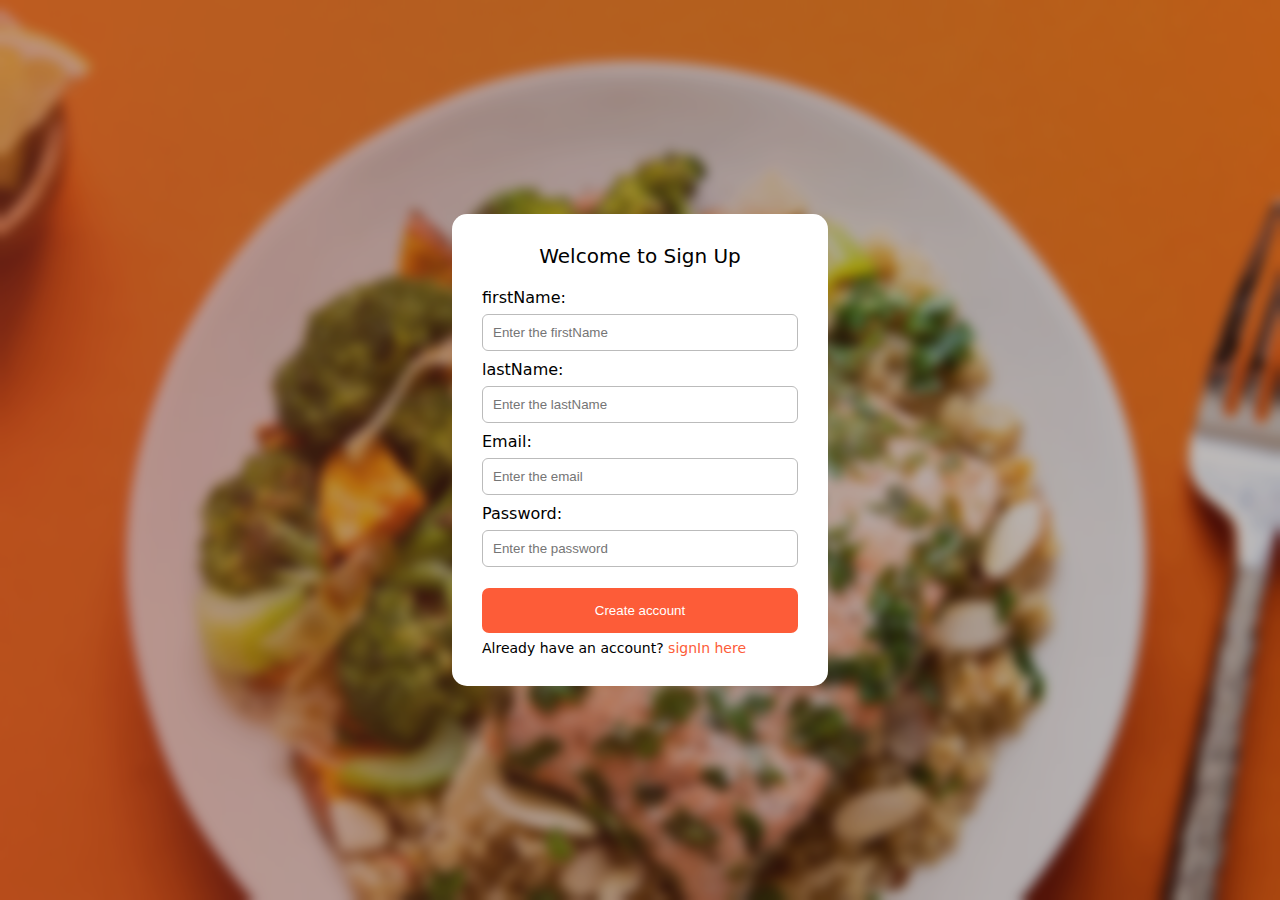
<file: sign-page.html>
<!DOCTYPE html>
<html lang="en">

<head>
  <meta charset="UTF-8" />
  <meta name="viewport" content="width=device-width, initial-scale=1.0" />
  <link rel="stylesheet" href="src/css/sign-page.css" />
  <title>SignUp Page</title>
</head>

<body>
  <main class="section-sign-page overlay">
    <section>
      <div id="signUp-page">
        <form action="" class="form-signUp">
          <div class="logo-form">
            <h3>Welcome to Sign Up</h3>
          </div>
          <div class="inputs-form">
            <div class="firstName-input">
              <label for="firstName">firstName:</label>
              <input id="firstName" class="firstName" type="text" placeholder="Enter the firstName" name="firstName"
                autocomplete="given-name" />
            </div>
            <div class="lastName-input">
              <label for="lastName">lastName:</label>
              <input id="lastName" class="lastName" type="text" placeholder="Enter the lastName" name="lastName"
                autocomplete="family-name"
                class="rounded-[8px] text-[#4e4d4d] border-[1px] border-[#9b9b9b78] border-solid py-[4px] px-[5px] text-[15px]" />
            </div>
            <div class="email-input">
              <label for="email">Email:</label>
              <input id="email" class="email" type="text" placeholder="Enter the email" name="email"
                autocomplete="email" />
            </div>
            <div class="password-input">
              <label for="password">Password:</label>
              <input id="password" class="password" type="password" placeholder="Enter the password" name="password"
                autocomplete="new-password" />
            </div>
          </div>
          <button type="submit" class="submit">Create account</button>
          <p class="message-form">
            Already have an account?
            <span class="message-signIn">signIn here</span>
          </p>
        </form>
      </div>

      <div id="signIn-page">
        <form action="" class="form-signIn">
          <div class="logo-form">
            <h3>Welcome to Sign In</h3>
          </div>
          <div class="inputs-form">
            <div class="email-input">
              <label for="email-signIn">Email:</label>
              <input id="email-signIn" class="email-signIn" type="text" placeholder="Enter the email" name="email"
                autocomplete="email" />
            </div>
            <div class="password-input">
              <label for="email-signIn">Password:</label>
              <input id="password-signIn" class="password-signIn" type="password" placeholder="Enter the password"
                name="password" autocomplete="new-password" />
            </div>
          </div>
          <button type="submit" class="submit">Sign In</button>
          <p class="message-form">
            Don’t have an account?
            <span class="message-signUp">Sign up here</span>
          </p>

        </form>
      </div>
    </section>


  </main>

  <div class="warning-message">
    <p>Please fill in all fields</p>
  </div>

  <script type="module" src="./src/validation/sign-page.js"></script>
</body>

</html>
</file>
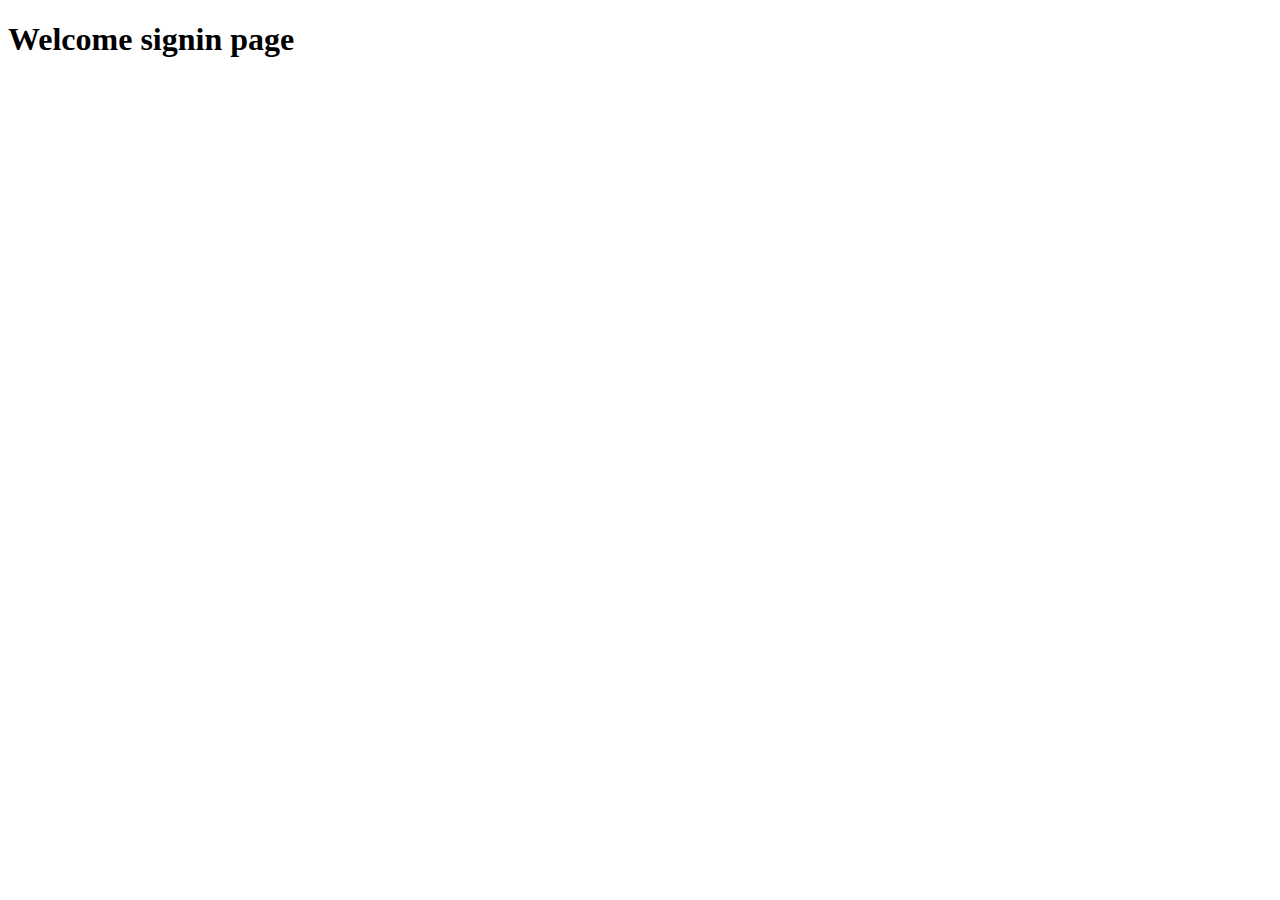
<file: signIn-page.html>
<!DOCTYPE html>
<html lang="en">
  <head>
    <meta charset="UTF-8" />
    <meta name="viewport" content="width=device-width, initial-scale=1.0" />
    <title>signIn page</title>
  </head>
  <body>
    <h1>Welcome signin page</h1>
  </body>
</html>
</file>
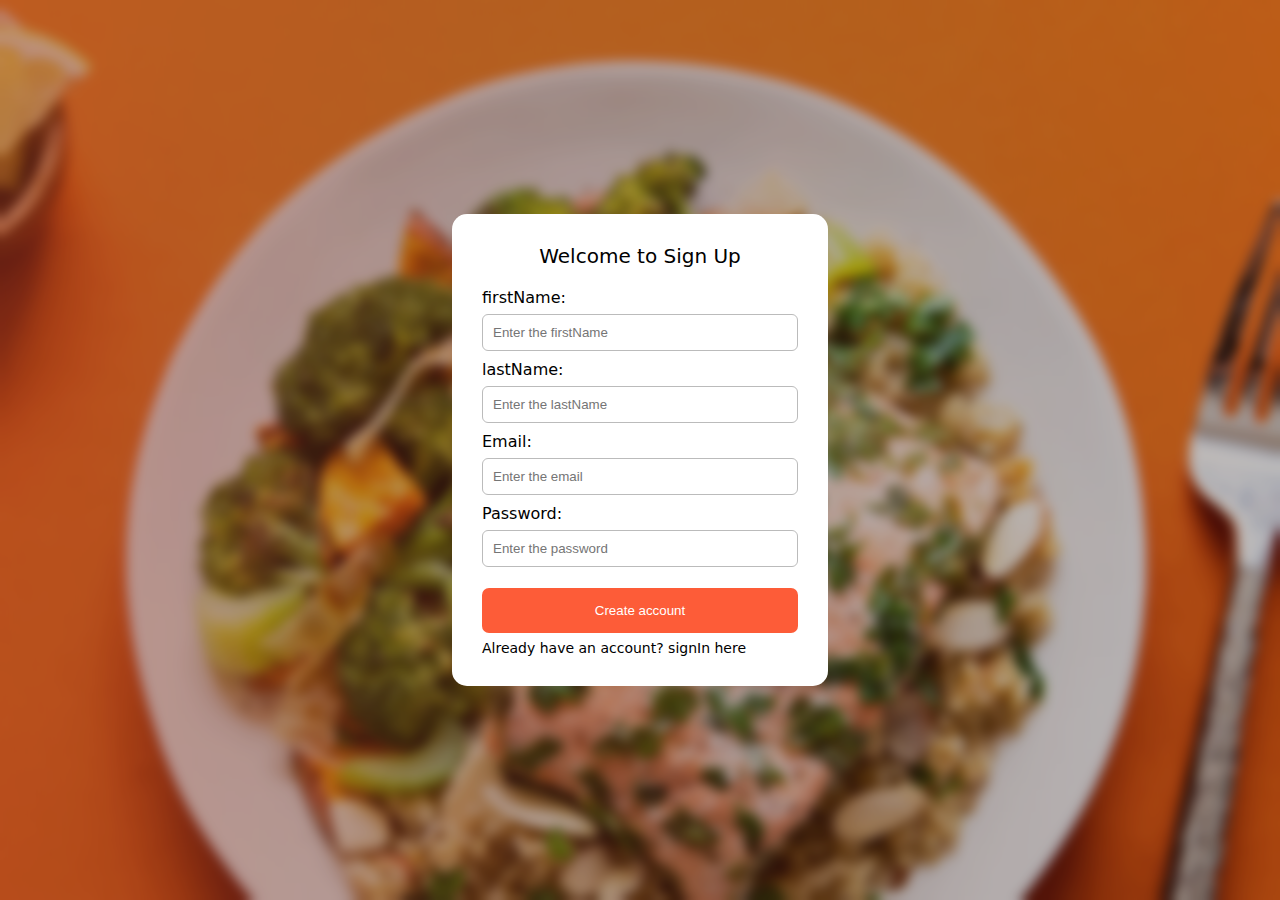
<file: signUp-page.html>
<!DOCTYPE html>
<html lang="en">
  <head>
    <meta charset="UTF-8" />
    <meta name="viewport" content="width=device-width, initial-scale=1.0" />
    <link rel="stylesheet" href="src/css/sign-page.css" />
    <title>SignUp Page</title>
  </head>
  <body>
    <main class="section-sign-page overlay">
      <section id="signUp-page">
        <form action="" class="form-signUp">
          <div class="logo-form">
            <h3>Welcome to Sign Up</h3>
          </div>
          <div class="inputs-form">
            <div class="firstName-input">
              <label for="firstName">firstName:</label>
              <input
                id="firstName"
                class="firstName"
                type="text"
                placeholder="Enter the firstName"
                name="firstName"
                autocomplete="given-name"
              />
            </div>
            <div class="lastName-input">
              <label for="lastName">lastName:</label>
              <input
                id="lastName"
                class="lastName"
                type="text"
                placeholder="Enter the lastName"
                name="lastName"
                autocomplete="family-name"
                class="rounded-[8px] text-[#4e4d4d] border-[1px] border-[#9b9b9b78] border-solid py-[4px] px-[5px] text-[15px]"
              />
            </div>
            <div class="email-input">
              <label for="email">Email:</label>
              <input
                id="email"
                class="email"
                type="text"
                placeholder="Enter the email"
                name="email"
                autocomplete="email"
              />
            </div>
            <div class="password-input">
              <label for="password">Password:</label>
              <input
                id="password"
                class="password"
                type="password"
                placeholder="Enter the password"
                name="password"
                autocomplete="new-password"
              />
            </div>
          </div>
          <button type="submit" class="submit">Create account</button>
          <p class="message-form">
            Already have an account?
            <span class="">
              <a href="#">signIn here</a>
            </span>
          </p>
        </form>
      </section>
    </main>

    <div class="warning-message">
      <p>Please fill in all fields</p>
    </div>

    <script type="module" src="./src/validation/signUp-page.js"></script>
  </body>
</html>
</file>
<file: src/css/sign-page.css>
* {
  padding: 0%;
  margin: 0%;
  box-sizing: border-box;
}

a {
  text-decoration: none;
  color: black;
}

body {
  width: 100%;
  height: 100vh;
  background-image: url("../../image/header_img.png");
  background-repeat: no-repeat;
  background-size: cover;
  background-position: center;
}

.section-sign-page {
  display: flex;
  justify-content: center;
  align-items: center;
  width: 100%;
  height: 100vh;
}

.overlay {
  position: fixed;
  inset: 0;
  -webkit-backdrop-filter: blur(6px);
  backdrop-filter: blur(6px);
  background: rgba(19, 19, 19, 0.2);
}

section {
      display: flex;
    gap: 10px;
      max-width: 376px;
    width: 100%;
        align-items: center;
    overflow: hidden;
}

#signUp-page.active {
  transform: translateX(-100%)
}
#signIn-page.active {
  transform: translateX(-385px)
}

#signUp-page,
#signIn-page {  
    display: flex;
        height: -webkit-fit-content;
        height: -moz-fit-content;
        height: fit-content;
    justify-content: center;
    min-width: 376px;
    width: 100%;
    background: white;
    border-radius: 15px;
    padding-block: 30px;
    padding-inline: 30px;
    transition-duration: 0.4s;

  .form-signUp,
  .form-signIn {
    max-width: 325px;
    width: 100%;

    .logo-form {
      display: flex;
      justify-content: center;
      align-items: center;
      margin-bottom: 20px;

      h3 {
        font-size: 20px;
        font-family: system-ui;
        font-weight: 500;
      }
    }

    .inputs-form {
      display: grid;
      gap: 9px;

      .firstName-input,
      .lastName-input,
      .email-input,
      .password-input {
        display: flex;
        flex-direction: column;
        gap: 7px;

        label {
          font-size: 16px;
          font-family: system-ui;
        }

        input {
          border: 1px solid #bbbbbb;
          border-radius: 6px;
          padding-inline: 10px;
          padding-block: 10px;
          outline: none;
          color: #727272;

          &:focus {
            border: 1px solid #fd5c38;
          }
        }
      }
    }

    .submit {
      width: 100%;
      height: 45px;
      border: none;
      border-radius: 7px;
      margin-top: 21px;
      background-color: #fd5c38;
      color: white;
      cursor: pointer;
      transition-duration: 0.4s;

      &:active {
        transform: scale(0.9);
      }
    }

    .message-form {
      font-size: 14px;
      font-family: system-ui;
      margin-top: 7px;

      span {
        color: #fd5c38;
        cursor: pointer;
      }
    }
  }
}

.warning-message {
  background: #f44336;
  position: fixed;
  bottom: 11px;
  right: 12px;
  color: white;
  font-size: 16px;
  font-family: system-ui;
  width: 100%;
  max-width: 300px;
  height: 50px;
  display: flex;
  justify-content: center;
  align-items: center;
  border-radius: 6px;
  transform: translateY(100%);
  opacity: 0;
  transition: transform 0.4s, opacity 0.4s;

  &.active {
    transform: translateY(0);
    opacity: 1;
    -webkit-animation: shake 0.4s ease-in-out;
            animation: shake 0.4s ease-in-out;
  }
}

/* Animation */
@-webkit-keyframes shake {
  0% {
    transform: translateY(0) translateX(0);
  }
  20% {
    transform: translateY(0) translateX(-5px);
  }
  40% {
    transform: translateY(0) translateX(5px);
  }
  60% {
    transform: translateY(0) translateX(-4px);
  }
  80% {
    transform: translateY(0) translateX(4px);
  }
  100% {
    transform: translateY(0) translateX(0);
  }
}
@keyframes shake {
  0% {
    transform: translateY(0) translateX(0);
  }
  20% {
    transform: translateY(0) translateX(-5px);
  }
  40% {
    transform: translateY(0) translateX(5px);
  }
  60% {
    transform: translateY(0) translateX(-4px);
  }
  80% {
    transform: translateY(0) translateX(4px);
  }
  100% {
    transform: translateY(0) translateX(0);
  }
}
</file>
